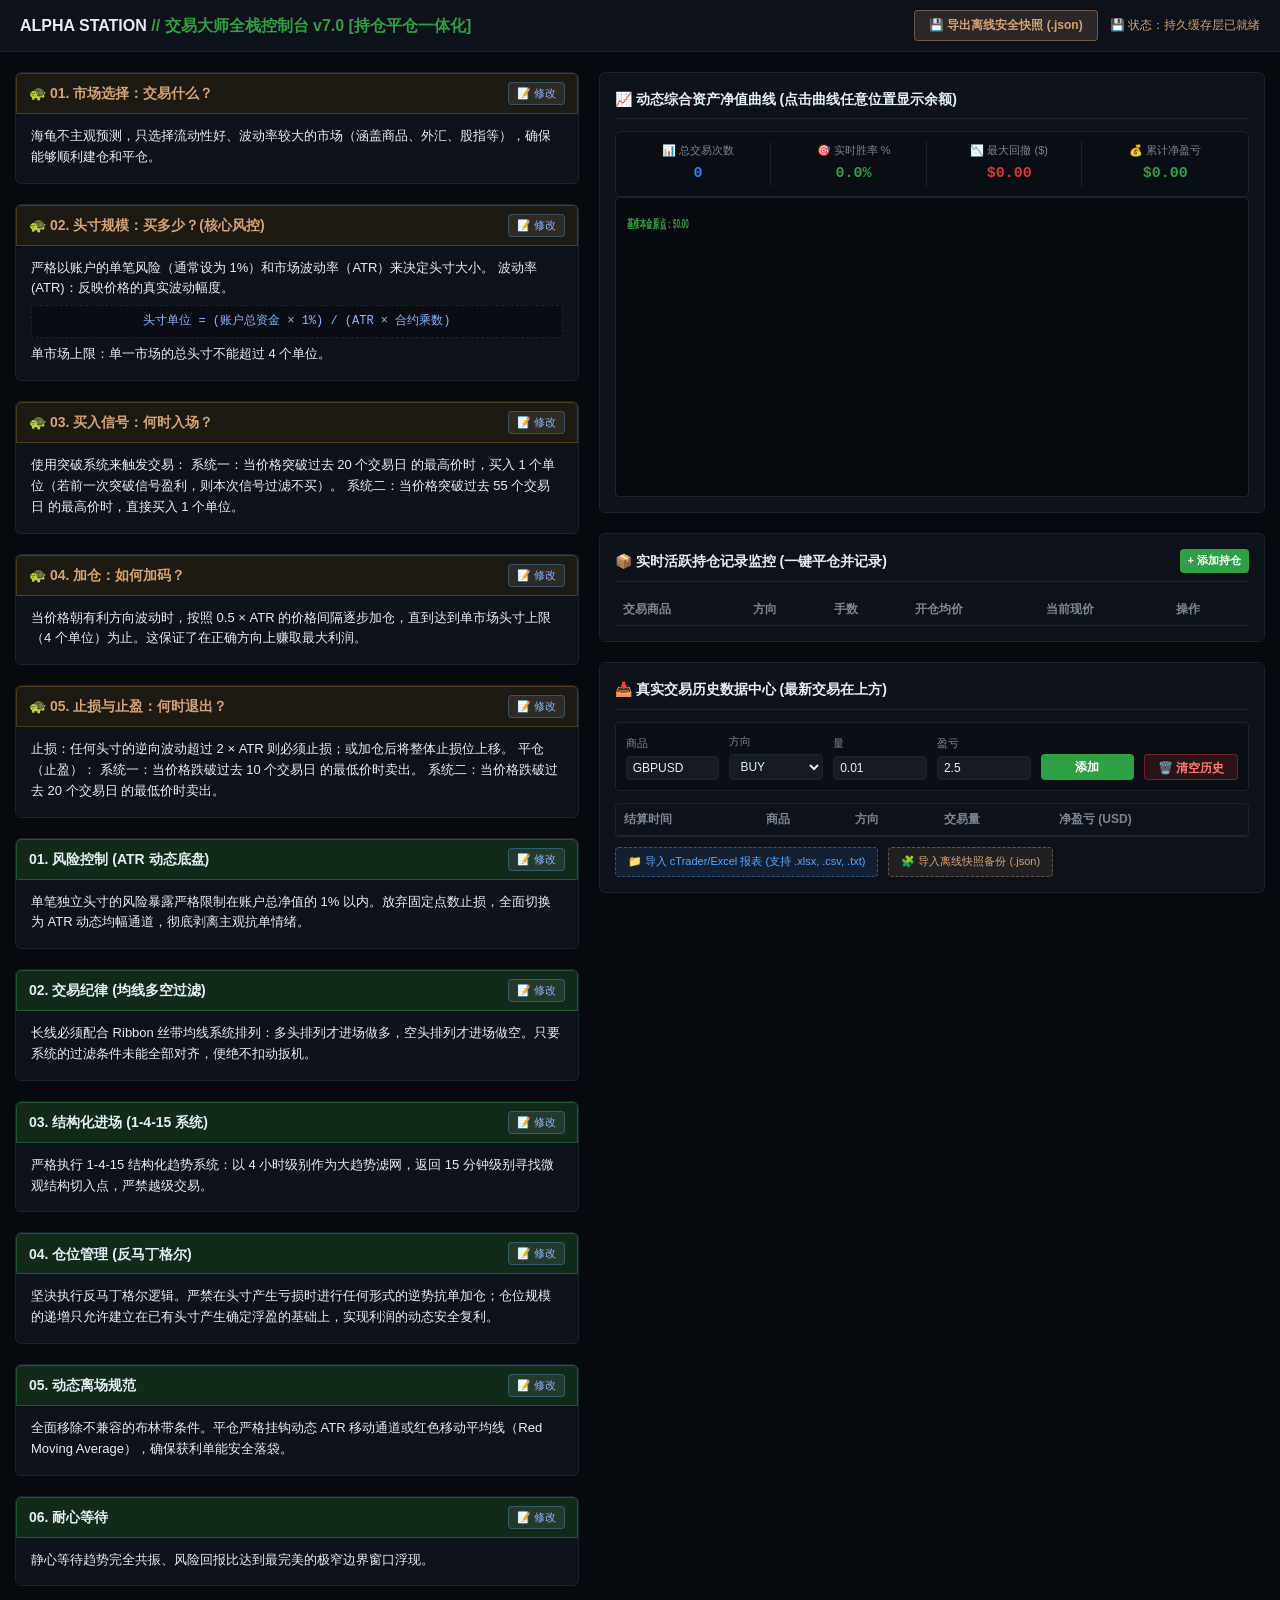
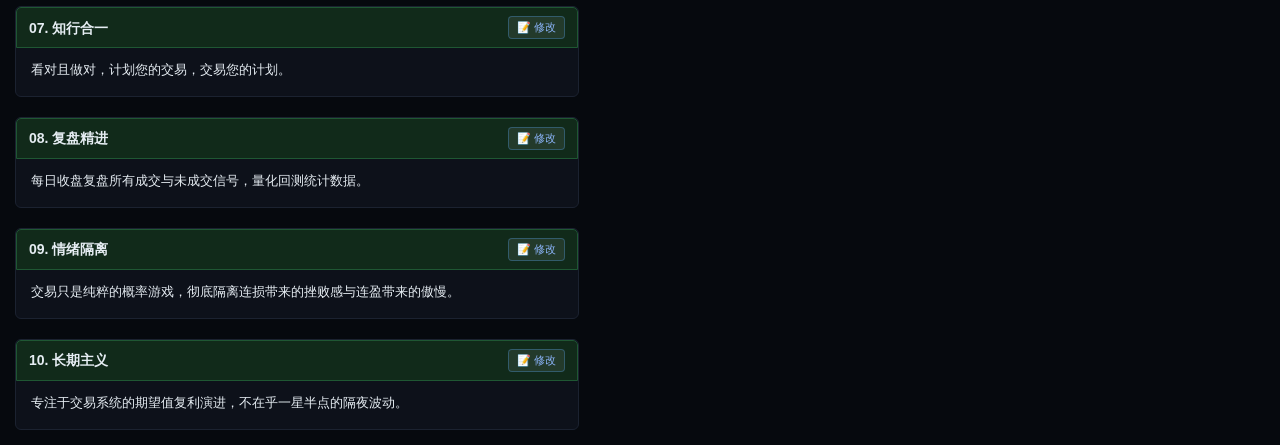
<file: index.html>
<!DOCTYPE html>
<html lang="zh-CN">
<head>
    <meta charset="UTF-8">
    <title>ALPHA STATION // 交易大师动态控制台 v7.0 [重构版]</title>
    <link rel="stylesheet" href="src/css/styles.css">
</head>
<body>

    <header>
        <div class="header-top">
            <div class="logo">ALPHA STATION <span>// 交易大师全栈控制台 v7.0 [持仓平仓一体化]</span></div>
            <div class="header-controls">
                <button class="snapshot-btn export-btn" onclick="exportDataLocally()">💾 导出离线安全快照 (.json)</button>
                <div class="system-time" id="save-status">💾 状态：持久缓存层已就绪</div>
            </div>
        </div>
    </header>

    <div class="main-layout">
        <div class="column" id="themes-container">
            <!-- 交易原则面板 -->
            <div class="panel" data-theme-id="turtle-market">
                <div class="panel-title panel-turtle-title">
                    <span>🐢 01. 市场选择：交易什么？</span>
                    <button class="action-badge-btn" onclick="toggleEditTheme('turtle-market')">📝 修改</button>
                </div>
                <div class="text-block" id="content-turtle-market">
                    海龟不主观预测，只选择流动性好、波动率较大的市场（涵盖商品、外汇、股指等），确保能够顺利建仓和平仓。
                </div>
            </div>

            <div class="panel" data-theme-id="turtle-position">
                <div class="panel-title panel-turtle-title">
                    <span>🐢 02. 头寸规模：买多少？(核心风控)</span>
                    <button class="action-badge-btn" onclick="toggleEditTheme('turtle-position')">📝 修改</button>
                </div>
                <div class="text-block" id="content-turtle-position">
                    严格以账户的单笔风险（通常设为 1%）和市场波动率（ATR）来决定头寸大小。
                    波动率 (ATR)：反映价格的真实波动幅度。
                    <div class="formula-box">头寸单位 = (账户总资金 × 1%) / (ATR × 合约乘数)</div>
                    单市场上限：单一市场的总头寸不能超过 4 个单位。
                </div>
            </div>

            <div class="panel" data-theme-id="turtle-entry">
                <div class="panel-title panel-turtle-title">
                    <span>🐢 03. 买入信号：何时入场？</span>
                    <button class="action-badge-btn" onclick="toggleEditTheme('turtle-entry')">📝 修改</button>
                </div>
                <div class="text-block" id="content-turtle-entry">
                    使用突破系统来触发交易：
                    系统一：当价格突破过去 20 个交易日 的最高价时，买入 1 个单位（若前一次突破信号盈利，则本次信号过滤不买）。
                    系统二：当价格突破过去 55 个交易日 的最高价时，直接买入 1 个单位。
                </div>
            </div>

            <div class="panel" data-theme-id="turtle-add">
                <div class="panel-title panel-turtle-title">
                    <span>🐢 04. 加仓：如何加码？</span>
                    <button class="action-badge-btn" onclick="toggleEditTheme('turtle-add')">📝 修改</button>
                </div>
                <div class="text-block" id="content-turtle-add">
                    当价格朝有利方向波动时，按照 0.5 × ATR 的价格间隔逐步加仓，直到达到单市场头寸上限（4 个单位）为止。这保证了在正确方向上赚取最大利润。
                </div>
            </div>

            <div class="panel" data-theme-id="turtle-exit">
                <div class="panel-title panel-turtle-title">
                    <span>🐢 05. 止损与止盈：何时退出？</span>
                    <button class="action-badge-btn" onclick="toggleEditTheme('turtle-exit')">📝 修改</button>
                </div>
                <div class="text-block" id="content-turtle-exit">
                    止损：任何头寸的逆向波动超过 2 × ATR 则必须止损；或加仓后将整体止损位上移。
                    平仓（止盈）：
                    系统一：当价格跌破过去 10 个交易日 的最低价时卖出。
                    系统二：当价格跌破过去 20 个交易日 的最低价时卖出。
                </div>
            </div>

            <div class="panel" data-theme-id="risk-control">
                <div class="panel-title panel-theme-title">
                    <span>01. 风险控制 (ATR 动态底盘)</span>
                    <button class="action-badge-btn" onclick="toggleEditTheme('risk-control')">📝 修改</button>
                </div>
                <div class="text-block" id="content-risk-control">
                    单笔独立头寸的风险暴露严格限制在账户总净值的 1% 以内。放弃固定点数止损，全面切换为 ATR 动态均幅通道，彻底剥离主观抗单情绪。
                </div>
            </div>

            <div class="panel" data-theme-id="discipline">
                <div class="panel-title panel-theme-title">
                    <span>02. 交易纪律 (均线多空过滤)</span>
                    <button class="action-badge-btn" onclick="toggleEditTheme('discipline')">📝 修改</button>
                </div>
                <div class="text-block" id="content-discipline">
                    长线必须配合 Ribbon 丝带均线系统排列：多头排列才进场做多，空头排列才进场做空。只要系统的过滤条件未能全部对齐，便绝不扣动扳机。
                </div>
            </div>

            <div class="panel" data-theme-id="structure">
                <div class="panel-title panel-theme-title">
                    <span>03. 结构化进场 (1-4-15 系统)</span>
                    <button class="action-badge-btn" onclick="toggleEditTheme('structure')">📝 修改</button>
                </div>
                <div class="text-block" id="content-structure">
                    严格执行 1-4-15 结构化趋势系统：以 4 小时级别作为大趋势滤网，返回 15 分钟级别寻找微观结构切入点，严禁越级交易。
                </div>
            </div>

            <div class="panel" data-theme-id="position-mgmt">
                <div class="panel-title panel-theme-title">
                    <span>04. 仓位管理 (反马丁格尔)</span>
                    <button class="action-badge-btn" onclick="toggleEditTheme('position-mgmt')">📝 修改</button>
                </div>
                <div class="text-block" id="content-position-mgmt">
                    坚决执行反马丁格尔逻辑。严禁在头寸产生亏损时进行任何形式的逆势抗单加仓；仓位规模的递增只允许建立在已有头寸产生确定浮盈的基础上，实现利润的动态安全复利。
                </div>
            </div>

            <div class="panel" data-theme-id="exit-strategy">
                <div class="panel-title panel-theme-title">
                    <span>05. 动态离场规范</span>
                    <button class="action-badge-btn" onclick="toggleEditTheme('exit-strategy')">📝 修改</button>
                </div>
                <div class="text-block" id="content-exit-strategy">
                    全面移除不兼容的布林带条件。平仓严格挂钩动态 ATR 移动通道或红色移动平均线（Red Moving Average），确保获利单能安全落袋。
                </div>
            </div>

            <div class="panel" data-theme-id="patience">
                <div class="panel-title panel-theme-title">
                    <span>06. 耐心等待</span>
                    <button class="action-badge-btn" onclick="toggleEditTheme('patience')">📝 修改</button>
                </div>
                <div class="text-block" id="content-patience">
                    静心等待趋势完全共振、风险回报比达到最完美的极窄边界窗口浮现。
                </div>
            </div>

            <div class="panel" data-theme-id="action-unity">
                <div class="panel-title panel-theme-title">
                    <span>07. 知行合一</span>
                    <button class="action-badge-btn" onclick="toggleEditTheme('action-unity')">📝 修改</button>
                </div>
                <div class="text-block" id="content-action-unity">
                    看对且做对，计划您的交易，交易您的计划。
                </div>
            </div>

            <div class="panel" data-theme-id="review">
                <div class="panel-title panel-theme-title">
                    <span>08. 复盘精进</span>
                    <button class="action-badge-btn" onclick="toggleEditTheme('review')">📝 修改</button>
                </div>
                <div class="text-block" id="content-review">
                    每日收盘复盘所有成交与未成交信号，量化回测统计数据。
                </div>
            </div>

            <div class="panel" data-theme-id="emotions">
                <div class="panel-title panel-theme-title">
                    <span>09. 情绪隔离</span>
                    <button class="action-badge-btn" onclick="toggleEditTheme('emotions')">📝 修改</button>
                </div>
                <div class="text-block" id="content-emotions">
                    交易只是纯粹的概率游戏，彻底隔离连损带来的挫败感与连盈带来的傲慢。
                </div>
            </div>

            <div class="panel" data-theme-id="longterm">
                <div class="panel-title panel-theme-title">
                    <span>10. 长期主义</span>
                    <button class="action-badge-btn" onclick="toggleEditTheme('longterm')">📝 修改</button>
                </div>
                <div class="text-block" id="content-longterm">
                    专注于交易系统的期望值复利演进，不在乎一星半点的隔夜波动。
                </div>
            </div>
        </div>

        <div class="column">
            <!-- 资产净值曲线面板 -->
            <div class="panel">
                <div class="panel-title">
                    <span>📈 动态综合资产净值曲线 (点击曲线任意位置显示余额)</span>
                </div>
                <div class="stats-kpi-box">
                    <div class="kpi-item">
                        <span class="kpi-label">📊 总交易次数</span>
                        <span class="kpi-value" id="kpi-count" style="color: var(--accent-blue);">0</span>
                    </div>
                    <div class="kpi-item">
                        <span class="kpi-label">🎯 实时胜率 %</span>
                        <span class="kpi-value up-color" id="kpi-winrate">0.0%</span>
                    </div>
                    <div class="kpi-item">
                        <span class="kpi-label">📉 最大回撤 ($)</span>
                        <span class="kpi-value down-color" id="kpi-drawdown">$0.00</span>
                    </div>
                    <div class="kpi-item">
                        <span class="kpi-label">💰 累计净盈亏</span>
                        <span class="kpi-value up-color" id="kpi-total-return">$0.00</span>
                    </div>
                </div>
                <div class="chart-wrapper">
                    <svg id="equity-svg" viewBox="0 0 1200 300" preserveAspectRatio="none">
                        <defs>
                            <linearGradient id="chartGradient" x1="0" y1="0" x2="0" y2="1">
                                <stop offset="0%" stop-color="#2ea043" stop-opacity="0.25"/>
                                <stop offset="100%" stop-color="#2ea043" stop-opacity="0.0"/>
                            </linearGradient>
                        </defs>
                        <path id="svg-area" d="" fill="url(#chartGradient)" />
                        <path id="svg-line" d="" fill="none" stroke="#2ea043" stroke-width="1.5"/>
                        <rect id="chart-click-rect" x="0" y="0" width="1200" height="300" fill="transparent" />
                        <text id="svg-peak-text" x="20" y="30" fill="#2ea043" font-size="12" font-weight="bold">基准本金原点：$0.00</text>
                    </svg>
                </div>
            </div>

            <!-- 持仓管理模块 -->
            <div class="panel">
                <div class="panel-title">
                    <span>📦 实时活跃持仓记录监控 (一键平仓并记录)</span>
                    <button class="btn btn-sm" onclick="addPositionRow()">+ 添加持仓</button>
                </div>
                <table class="data-table" id="portfolio-table">
                    <thead>
                        <tr>
                            <th>交易商品</th>
                            <th>方向</th>
                            <th>手数</th>
                            <th>开仓均价</th>
                            <th>当前现价</th>
                            <th>操作</th>
                        </tr>
                    </thead>
                    <tbody id="portfolio-tbody"></tbody>
                </table>
            </div>

            <!-- 历史记录模块 -->
            <div class="panel">
                <div class="panel-title">
                    <span>📥 真实交易历史数据中心 (最新交易在上方)</span>
                </div>
                <div class="input-row">
                    <div class="input-group">
                        <label>商品</label>
                        <input type="text" id="log-symbol" value="GBPUSD">
                    </div>
                    <div class="input-group">
                        <label>方向</label>
                        <select id="log-dir">
                            <option value="BUY">BUY</option>
                            <option value="SELL">SELL</option>
                        </select>
                    </div>
                    <div class="input-group">
                        <label>量</label>
                        <input type="text" id="log-lots" value="0.01">
                    </div>
                    <div class="input-group">
                        <label>盈亏</label>
                        <input type="number" id="log-profit" value="2.5">
                    </div>
                    <button class="btn" onclick="addManualLog()">添加</button>
                    <button class="btn btn-danger" onclick="clearLogs()">🗑️ 清空历史</button>
                </div>
                <div class="history-container">
                    <table class="data-table" id="logs-table">
                        <thead>
                            <tr>
                                <th>结算时间</th>
                                <th>商品</th>
                                <th>方向</th>
                                <th>交易量</th>
                                <th>净盈亏 (USD)</th>
                            </tr>
                        </thead>
                        <tbody id="logs-tbody"></tbody>
                    </table>
                </div>
                <div style="margin-top:10px; display:flex; gap:10px;">
                    <label class="file-import-label" for="file-input">📁 导入 cTrader/Excel 报表 (支持 .xlsx, .csv, .txt)</label>
                    <input type="file" id="file-input" accept=".xlsx, .xls, .csv, .txt, .tsv" style="display:none;" onchange="importHistoryFile(this)">
                    <label class="file-import-label" for="json-import-input" style="background:rgba(212,163,115,0.1); border-color:rgba(212,163,115,0.4); color:#d4a373;">🧩 导入离线快照备份 (.json)</label>
                    <input type="file" id="json-import-input" accept=".json" style="display:none;" onchange="importLocalJSONBackup(this)">
                </div>
            </div>
        </div>
    </div>

    <div id="chart-tooltip"></div>

    <!-- 引入 SheetJS 用于解析 Excel 文件 -->
    <script src="https://cdn.sheetjs.com/xlsx-0.20.1/package/dist/xlsx.full.min.js"></script>
    
    <!-- 引入模块化 JS 文件 -->
    <script src="src/js/utils.js"></script>
    <script src="src/js/chart.js"></script>
    <script src="src/js/position.js"></script>
    <script src="src/js/history.js"></script>
    <script src="src/js/storage.js"></script>
    <script src="src/js/app.js"></script>
</body>
</html>
</file>
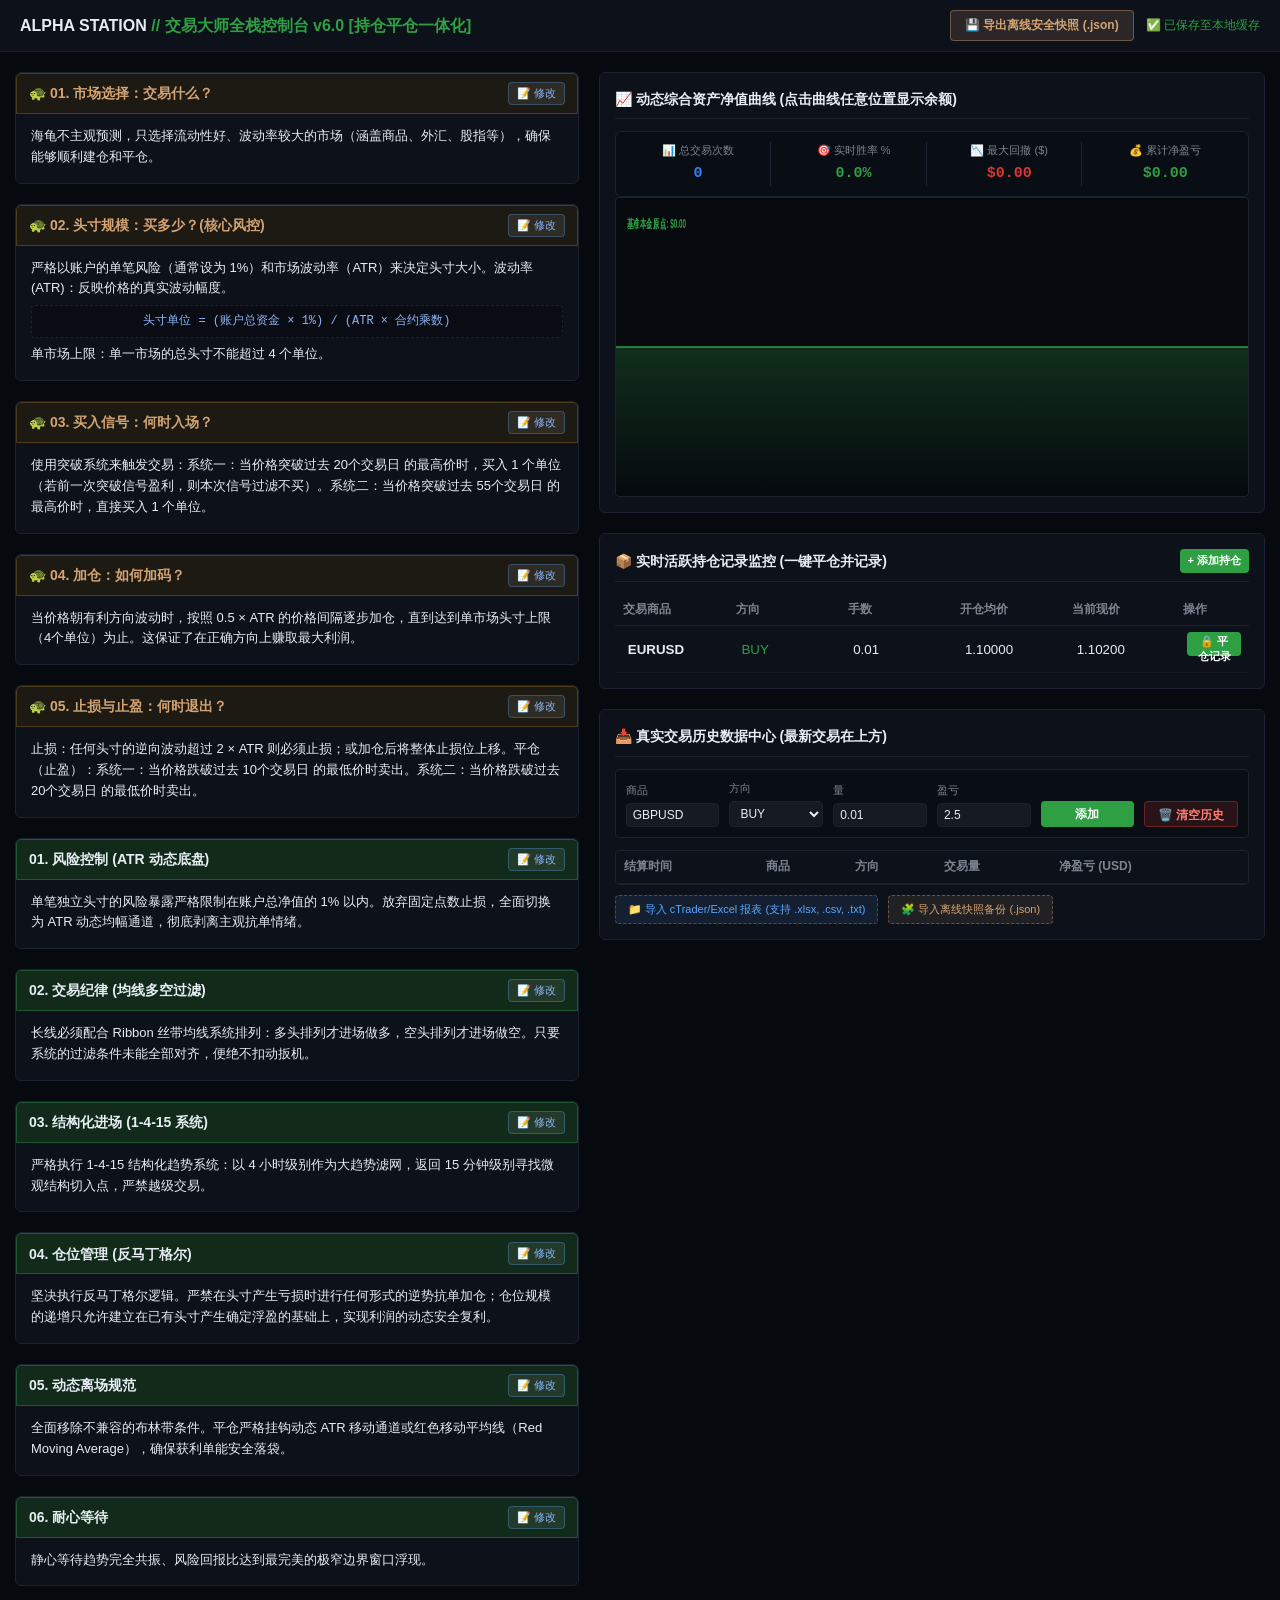
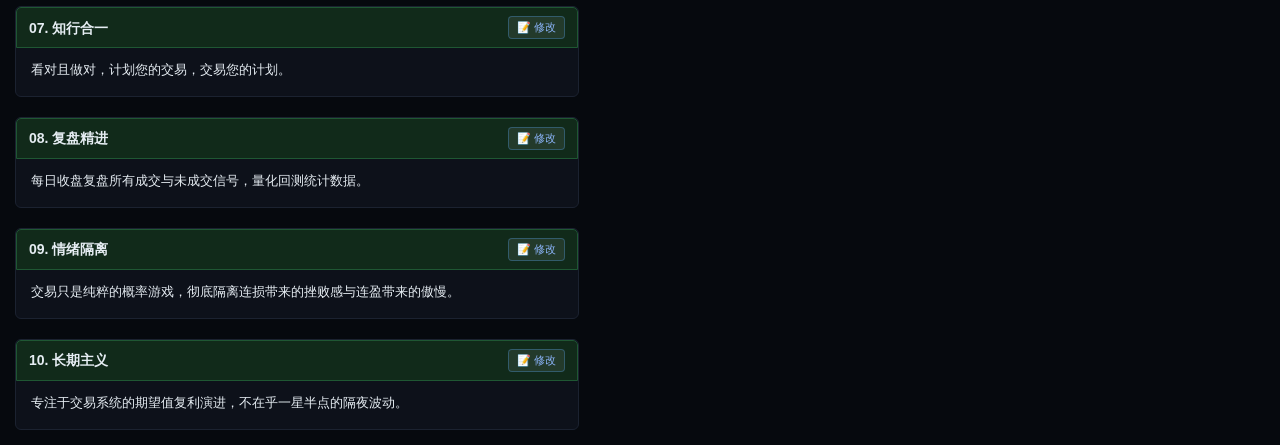
<file: 交易大师全栈控制台 v6.0 [持仓平仓一体化].html>
<!DOCTYPE html>
<html lang="zh-CN">
<head>
    <meta charset="UTF-8">
    <title>ALPHA STATION // 交易大师动态控制台 v6.0 持仓平仓一体化</title>
    <style>
        :root {
            --bg-color: #06090e;
            --panel-bg: #0d111a;
            --panel-border: #1b2230;
            --text-primary: #e6edf3;
            --text-secondary: #7d8590;
            --accent-green: #2ea043;
            --accent-red: #da3633;
            --accent-blue: #2f81f7;
            --accent-gold: #d4a373;
            --nav-bg: #161b22;
            --title-green-bg: #112a1a; 
            --title-green-border: #1f5733;
            --title-turtle-bg: #1c1a12;
            --title-turtle-border: #4d3d1a;
            --turtle-formula-bg: #090c12;
        }

        * { box-sizing: border-box; margin: 0; padding: 0; }
        body {
            background-color: var(--bg-color);
            color: var(--text-primary);
            font-family: -apple-system, BlinkMacSystemFont, "Segoe UI", Helvetica, Arial, sans-serif;
            font-size: 13px;
            line-height: 1.6;
            padding: 0 15px 15px 15px;
        }

        header {
            position: sticky; top: 0; z-index: 100;
            background-color: var(--panel-bg); border-bottom: 1px solid var(--panel-border);
            padding: 10px 20px; margin-bottom: 20px; margin-left: -15px; margin-right: -15px;
        }
        .header-top { display: flex; justify-content: space-between; align-items: center; }
        .logo { font-size: 16px; font-weight: bold; }
        .logo span { color: var(--accent-green); }
        .header-controls { display: flex; align-items: center; gap: 12px; }

        .snapshot-btn {
            background-color: rgba(47, 129, 247, 0.15); border: 1px solid rgba(47, 129, 247, 0.4);
            color: #58a6ff; padding: 6px 14px; border-radius: 4px; font-size: 12px;
            font-weight: 600; cursor: pointer; transition: all 0.2s;
        }
        .snapshot-btn:hover { background-color: var(--accent-blue); color: white; }
        .snapshot-btn.export-btn { background-color: rgba(212,163,115,0.15); color:#d4a373; border-color:rgba(212,163,115,0.4); }
        .snapshot-btn.export-btn:hover { background-color: var(--accent-gold); color: #06090e; }
        
        .system-time { font-size: 12px; color: var(--accent-gold); font-weight: 500; transition: color 0.3s; }

        .main-layout { display: grid; grid-template-columns: 5.5fr 6.5fr; gap: 20px; align-items: start; }
        .column { display: flex; flex-direction: column; gap: 20px; }
        .panel { background-color: var(--panel-bg); border: 1px solid var(--panel-border); border-radius: 6px; padding: 15px; overflow: hidden; }
        .panel-title { font-size: 14px; font-weight: 600; padding-bottom: 8px; border-bottom: 1px solid var(--panel-border); margin-bottom: 12px; display: flex; justify-content: space-between; align-items: center; }
        
        .panel-theme-title { background-color: var(--title-green-bg); border: 1px solid var(--title-green-border); padding: 8px 12px; margin-top: -15px; margin-left: -15px; margin-right: -15px; margin-bottom: 12px; border-radius: 5px 5px 0 0; }
        .panel-turtle-title { background-color: var(--title-turtle-bg); border: 1px solid var(--title-turtle-border); padding: 8px 12px; margin-top: -15px; margin-left: -15px; margin-right: -15px; margin-bottom: 12px; border-radius: 5px 5px 0 0; color: var(--accent-gold); }

        .formula-box { background-color: var(--turtle-formula-bg); border: 1px dashed var(--panel-border); border-radius: 4px; padding: 6px 10px; margin: 6px 0; font-family: monospace; font-size: 12px; color: #8bb4f9; text-align: center; }

        .action-badge-btn { font-size: 11px; padding: 3px 8px; border-radius: 4px; background: rgba(255, 255, 255, 0.08); color: #8bb4f9; border: 1px solid rgba(88, 166, 255, 0.3); cursor: pointer; }
        .action-badge-btn.saving { background: #2ea043; color: white; }
        .editable-textarea { width: 100%; height: 95px; background-color: #06090e; border: 1px solid var(--panel-border); color: var(--text-primary); padding: 8px; border-radius: 4px; font-size: 12.5px; resize: vertical; outline: none; }

        .stats-kpi-box { display: grid; grid-template-columns: repeat(4, 1fr); gap: 10px; background-color: #090d14; padding: 10px; border-radius: 6px; border: 1px solid var(--panel-border); }
        .kpi-item { display: flex; flex-direction: column; align-items: center; gap: 2px; border-right: 1px solid var(--panel-border); }
        .kpi-item:last-child { border-right: none; }
        .kpi-label { font-size: 11px; color: var(--text-secondary); }
        .kpi-value { font-size: 15px; font-weight: 700; font-family: monospace; }

        .chart-wrapper { width: 100%; height: 300px; background-color: #06090e; border: 1px solid var(--panel-border); border-radius: 4px; position: relative; }
        #equity-svg { display: block; width: 100%; height: 100%; cursor: crosshair; }
        #svg-line, #svg-area { pointer-events: none; }
        #chart-click-rect { cursor: pointer; }

        .input-row { display: grid; grid-template-columns: repeat(auto-fit, minmax(70px, 1fr)); gap: 10px; margin-bottom: 12px; background: #090d14; padding: 10px; border-radius: 4px; border: 1px solid var(--panel-border); align-items: flex-end; }
        .input-group { display: flex; flex-direction: column; gap: 4px; }
        .input-group label { font-size: 11px; color: var(--text-secondary); }
        .input-group input, .input-group select { background-color: #161b22; border: 1px solid var(--panel-border); color: var(--text-primary); padding: 4px 6px; border-radius: 4px; font-size: 12px; outline: none; }

        .btn { background-color: var(--accent-green); color: white; border: none; padding: 5px 12px; border-radius: 4px; cursor: pointer; font-weight: 600; font-size: 12px; height: 26px; }
        .btn-danger { background-color: rgba(218, 54, 51, 0.15); border: 1px solid rgba(218, 54, 51, 0.4); color: #ff7b72; }
        .btn-danger:hover { background-color: var(--accent-red); color: white; }
        .btn-sm { padding: 2px 8px; height: 24px; font-size: 11px; margin-left: 4px; }

        .data-table { width: 100%; border-collapse: collapse; text-align: left; font-size: 12px; }
        .data-table th { color: var(--text-secondary); padding: 6px 8px; border-bottom: 1px solid var(--panel-border); }
        .data-table td { padding: 6px 8px; border-bottom: 1px solid #161b22; vertical-align: middle; }
        .editable-cell { background: transparent; border: 1px solid transparent; color: var(--text-primary); width: 100%; padding: 2px 4px; outline: none; }
        .editable-cell:focus { background: #161b22; border-color: var(--panel-border); }

        .file-import-label { font-size: 11px; color: #58a6ff; background: rgba(88, 166, 255, 0.1); border: 1px dashed rgba(88, 166, 255, 0.4); padding: 5px 12px; border-radius: 4px; cursor: pointer; }
        .up-color { color: var(--accent-green); }
        .down-color { color: var(--accent-red); }
        
        #chart-tooltip {
            position: fixed;
            background: #0d111a;
            border: 1px solid var(--accent-green);
            padding: 8px 14px;
            border-radius: 6px;
            font-size: 12px;
            font-weight: 500;
            font-family: monospace;
            color: var(--text-primary);
            pointer-events: none;
            z-index: 1000;
            box-shadow: 0 4px 12px rgba(0,0,0,0.4);
            backdrop-filter: blur(4px);
            white-space: nowrap;
            display: none;
        }
        
        /* 历史记录区域高度翻倍 */
        .history-container {
            max-height: 400px;
            overflow-y: auto;
            border: 1px solid var(--panel-border);
            border-radius: 4px;
        }
    </style>
</head>
<body>

    <header>
        <div class="header-top">
            <div class="logo">ALPHA STATION <span>// 交易大师全栈控制台 v6.0 [持仓平仓一体化]</span></div>
            <div class="header-controls">
                <button class="snapshot-btn export-btn" onclick="exportDataLocally()">💾 导出离线安全快照 (.json)</button>
                <div class="system-time" id="save-status">💾 状态：持久缓存层已就绪</div>
            </div>
        </div>
    </header>

    <div class="main-layout">
        <div class="column" id="themes-container">
            <!-- 交易原则面板 (完整保留) -->
            <div class="panel" data-theme-id="turtle-market"><div class="panel-title panel-turtle-title"><span>🐢 01. 市场选择：交易什么？</span><button class="action-badge-btn" onclick="toggleEditTheme('turtle-market')">📝 修改</button></div><div class="text-block" id="content-turtle-market">海龟不主观预测，只选择流动性好、波动率较大的市场（涵盖商品、外汇、股指等），确保能够顺利建仓和平仓。</div></div>
            <div class="panel" data-theme-id="turtle-position"><div class="panel-title panel-turtle-title"><span>🐢 02. 头寸规模：买多少？(核心风控)</span><button class="action-badge-btn" onclick="toggleEditTheme('turtle-position')">📝 修改</button></div><div class="text-block" id="content-turtle-position">严格以账户的单笔风险（通常设为 1%）和市场波动率（ATR）来决定头寸大小。波动率 (ATR)：反映价格的真实波动幅度。<div class="formula-box">头寸单位 = (账户总资金 × 1%) / (ATR × 合约乘数)</div>单市场上限：单一市场的总头寸不能超过 4 个单位。</div></div>
            <div class="panel" data-theme-id="turtle-entry"><div class="panel-title panel-turtle-title"><span>🐢 03. 买入信号：何时入场？</span><button class="action-badge-btn" onclick="toggleEditTheme('turtle-entry')">📝 修改</button></div><div class="text-block" id="content-turtle-entry">使用突破系统来触发交易：系统一：当价格突破过去 20个交易日 的最高价时，买入 1 个单位（若前一次突破信号盈利，则本次信号过滤不买）。系统二：当价格突破过去 55个交易日 的最高价时，直接买入 1 个单位。</div></div>
            <div class="panel" data-theme-id="turtle-add"><div class="panel-title panel-turtle-title"><span>🐢 04. 加仓：如何加码？</span><button class="action-badge-btn" onclick="toggleEditTheme('turtle-add')">📝 修改</button></div><div class="text-block" id="content-turtle-add">当价格朝有利方向波动时，按照 0.5 × ATR 的价格间隔逐步加仓，直到达到单市场头寸上限（4个单位）为止。这保证了在正确方向上赚取最大利润。</div></div>
            <div class="panel" data-theme-id="turtle-exit"><div class="panel-title panel-turtle-title"><span>🐢 05. 止损与止盈：何时退出？</span><button class="action-badge-btn" onclick="toggleEditTheme('turtle-exit')">📝 修改</button></div><div class="text-block" id="content-turtle-exit">止损：任何头寸的逆向波动超过 2 × ATR 则必须止损；或加仓后将整体止损位上移。平仓（止盈）：系统一：当价格跌破过去 10个交易日 的最低价时卖出。系统二：当价格跌破过去 20个交易日 的最低价时卖出。</div></div>
            <div class="panel" data-theme-id="risk-control"><div class="panel-title panel-theme-title"><span>01. 风险控制 (ATR 动态底盘)</span><button class="action-badge-btn" onclick="toggleEditTheme('risk-control')">📝 修改</button></div><div class="text-block" id="content-risk-control">单笔独立头寸的风险暴露严格限制在账户总净值的 1% 以内。放弃固定点数止损，全面切换为 ATR 动态均幅通道，彻底剥离主观抗单情绪。</div></div>
            <div class="panel" data-theme-id="discipline"><div class="panel-title panel-theme-title"><span>02. 交易纪律 (均线多空过滤)</span><button class="action-badge-btn" onclick="toggleEditTheme('discipline')">📝 修改</button></div><div class="text-block" id="content-discipline">长线必须配合 Ribbon 丝带均线系统排列：多头排列才进场做多，空头排列才进场做空。只要系统的过滤条件未能全部对齐，便绝不扣动扳机。</div></div>
            <div class="panel" data-theme-id="structure"><div class="panel-title panel-theme-title"><span>03. 结构化进场 (1-4-15 系统)</span><button class="action-badge-btn" onclick="toggleEditTheme('structure')">📝 修改</button></div><div class="text-block" id="content-structure">严格执行 1-4-15 结构化趋势系统：以 4 小时级别作为大趋势滤网，返回 15 分钟级别寻找微观结构切入点，严禁越级交易。</div></div>
            <div class="panel" data-theme-id="position-mgmt"><div class="panel-title panel-theme-title"><span>04. 仓位管理 (反马丁格尔)</span><button class="action-badge-btn" onclick="toggleEditTheme('position-mgmt')">📝 修改</button></div><div class="text-block" id="content-position-mgmt">坚决执行反马丁格尔逻辑。严禁在头寸产生亏损时进行任何形式的逆势抗单加仓；仓位规模的递增只允许建立在已有头寸产生确定浮盈的基础上，实现利润的动态安全复利。</div></div>
            <div class="panel" data-theme-id="exit-strategy"><div class="panel-title panel-theme-title"><span>05. 动态离场规范</span><button class="action-badge-btn" onclick="toggleEditTheme('exit-strategy')">📝 修改</button></div><div class="text-block" id="content-exit-strategy">全面移除不兼容的布林带条件。平仓严格挂钩动态 ATR 移动通道或红色移动平均线（Red Moving Average），确保获利单能安全落袋。</div></div>
            <div class="panel" data-theme-id="patience"><div class="panel-title panel-theme-title"><span>06. 耐心等待</span><button class="action-badge-btn" onclick="toggleEditTheme('patience')">📝 修改</button></div><div class="text-block" id="content-patience">静心等待趋势完全共振、风险回报比达到最完美的极窄边界窗口浮现。</div></div>
            <div class="panel" data-theme-id="action-unity"><div class="panel-title panel-theme-title"><span>07. 知行合一</span><button class="action-badge-btn" onclick="toggleEditTheme('action-unity')">📝 修改</button></div><div class="text-block" id="content-action-unity">看对且做对，计划您的交易，交易您的计划。</div></div>
            <div class="panel" data-theme-id="review"><div class="panel-title panel-theme-title"><span>08. 复盘精进</span><button class="action-badge-btn" onclick="toggleEditTheme('review')">📝 修改</button></div><div class="text-block" id="content-review">每日收盘复盘所有成交与未成交信号，量化回测统计数据。</div></div>
            <div class="panel" data-theme-id="emotions"><div class="panel-title panel-theme-title"><span>09. 情绪隔离</span><button class="action-badge-btn" onclick="toggleEditTheme('emotions')">📝 修改</button></div><div class="text-block" id="content-emotions">交易只是纯粹的概率游戏，彻底隔离连损带来的挫败感与连盈带来的傲慢。</div></div>
            <div class="panel" data-theme-id="longterm"><div class="panel-title panel-theme-title"><span>10. 长期主义</span><button class="action-badge-btn" onclick="toggleEditTheme('longterm')">📝 修改</button></div><div class="text-block" id="content-longterm">专注于交易系统的期望值复利演进，不在乎一星半点的隔夜波动。</div></div>
        </div>

        <div class="column">
            <div class="panel">
                <div class="panel-title"><span>📈 动态综合资产净值曲线 (点击曲线任意位置显示余额)</span></div>
                <div class="stats-kpi-box">
                    <div class="kpi-item"><span class="kpi-label">📊 总交易次数</span><span class="kpi-value" id="kpi-count" style="color: var(--accent-blue);">0</span></div>
                    <div class="kpi-item"><span class="kpi-label">🎯 实时胜率 %</span><span class="kpi-value up-color" id="kpi-winrate">0.0%</span></div>
                    <div class="kpi-item"><span class="kpi-label">📉 最大回撤 ($)</span><span class="kpi-value down-color" id="kpi-drawdown">$0.00</span></div>
                    <div class="kpi-item"><span class="kpi-label">💰 累计净盈亏</span><span class="kpi-value up-color" id="kpi-total-return">$0.00</span></div>
                </div>
                <div class="chart-wrapper">
                    <svg id="equity-svg" viewBox="0 0 1200 300" preserveAspectRatio="none">
                        <defs><linearGradient id="chartGradient" x1="0" y1="0" x2="0" y2="1"><stop offset="0%" stop-color="#2ea043" stop-opacity="0.25"/><stop offset="100%" stop-color="#2ea043" stop-opacity="0.0"/></linearGradient></defs>
                        <path id="svg-area" d="" fill="url(#chartGradient)" />
                        <path id="svg-line" d="" fill="none" stroke="#2ea043" stroke-width="1.5"/>
                        <rect id="chart-click-rect" x="0" y="0" width="1200" height="300" fill="transparent" />
                        <text id="svg-peak-text" x="20" y="30" fill="#2ea043" font-size="12" font-weight="bold">基准本金原点: $0.00</text>
                    </svg>
                </div>
            </div>

            <!-- 持仓管理模块：动态增删行，一键平仓 -->
            <div class="panel">
                <div class="panel-title">
                    <span>📦 实时活跃持仓记录监控 (一键平仓并记录)</span>
                    <button class="btn btn-sm" onclick="addPositionRow()">+ 添加持仓</button>
                </div>
                <table class="data-table" id="portfolio-table">
                    <thead>
                        <tr><th>交易商品</th><th>方向</th><th>手数</th><th>开仓均价</th><th>当前现价</th><th>操作</th>
                        </thead>
                    <tbody id="portfolio-tbody"></tbody>
                </table>
            </div>

            <!-- 历史记录模块：高度翻倍，最新记录在上方 -->
            <div class="panel">
                <div class="panel-title"><span>📥 真实交易历史数据中心 (最新交易在上方)</span></div>
                <div class="input-row">
                    <div class="input-group"><label>商品</label><input type="text" id="log-symbol" value="GBPUSD"></div>
                    <div class="input-group"><label>方向</label><select id="log-dir"><option value="BUY">BUY</option><option value="SELL">SELL</option></select></div>
                    <div class="input-group"><label>量</label><input type="text" id="log-lots" value="0.01"></div>
                    <div class="input-group"><label>盈亏</label><input type="number" id="log-profit" value="2.5"></div>
                    <button class="btn" onclick="addManualLog()">添加</button>
                    <button class="btn btn-danger" onclick="clearLogs()">🗑️ 清空历史</button>
                </div>
                <div class="history-container">
                    <table class="data-table" id="logs-table">
                        <thead>
                            <tr><th>结算时间</th><th>商品</th><th>方向</th><th>交易量</th><th>净盈亏 (USD)</th></tr>
                        </thead>
                        <tbody id="logs-tbody"></tbody>
                    </table>
                </div>
                <div style="margin-top:10px; display:flex; gap:10px;">
                    <label class="file-import-label" for="file-input">📁 导入 cTrader/Excel 报表 (支持 .xlsx, .csv, .txt)</label>
                    <input type="file" id="file-input" accept=".xlsx, .xls, .csv, .txt, .tsv" style="display:none;" onchange="importHistoryFile(this)">
                    <label class="file-import-label" for="json-import-input" style="background:rgba(212,163,115,0.1); border-color:rgba(212,163,115,0.4); color:#d4a373;">🧩 导入离线快照备份 (.json)</label>
                    <input type="file" id="json-import-input" accept=".json" style="display:none;" onchange="importLocalJSONBackup(this)">
                </div>
            </div>
        </div>
    </div>

    <div id="chart-tooltip"></div>

    <!-- 引入 SheetJS 用于解析 Excel 文件 -->
    <script src="https://cdn.sheetjs.com/xlsx-0.20.1/package/dist/xlsx.full.min.js"></script>

    <script>
        // ========== 辅助函数：盈亏估算（基于通用公式） ==========
        function estimateProfit(symbol, direction, lots, openPrice, currentPrice) {
            // 简易估算：外汇/黄金/股指 均采用 (当前价 - 开仓价)*手数*100000*方向系数
            // 方向：BUY 方向系数 +1, SELL -1
            const dirMulti = (direction.toUpperCase() === 'BUY') ? 1 : -1;
            const priceDiff = (currentPrice - openPrice) * dirMulti;
            // 默认合约规模 100000 (标准手), 手数 lots 可以是小数
            const contractSize = 100000;
            let estimated = priceDiff * lots * contractSize;
            // 对黄金美元 (XAUUSD) 做特殊调整，原数据 0.01 手波动 1 美元约 1 美金，上面公式过大，修正为乘 0.01
            if(symbol.toUpperCase().includes('GOLD') || symbol.toUpperCase() === 'XAUUSD') {
                estimated = priceDiff * lots * 100;  // 0.01 手 每美元波动 1 美元
            }
            // 对 US30 等指数也调整
            if(symbol.toUpperCase().includes('US30') || symbol.toUpperCase().includes('US500')) {
                estimated = priceDiff * lots * 1;   // 1 手 1 点 1 美元
            }
            // 限制精度
            return Math.round(estimated * 100) / 100;
        }

        // ========== 添加持仓行 ==========
        function addPositionRow(data = null) {
            const tbody = document.getElementById("portfolio-tbody");
            const tr = document.createElement("tr");
            const defaultData = data || { symbol: "EURUSD", dir: "BUY", lots: "0.01", openPrice: "1.10000", curPrice: "1.10200" };
            tr.innerHTML = `
                <td><input type="text" class="editable-cell" value="${defaultData.symbol}" style="font-weight:bold;"></td>
                <td><input type="text" class="editable-cell ${defaultData.dir === 'BUY' ? 'up-color' : 'down-color'}" value="${defaultData.dir}"></td>
                <td><input type="text" class="editable-cell" value="${defaultData.lots}"></td>
                <td><input type="text" class="editable-cell" value="${defaultData.openPrice}"></td>
                <td><input type="text" class="editable-cell" value="${defaultData.curPrice}"></td>
                <td><button class="btn btn-sm" onclick="closePosition(this)">🔒 平仓记录</button></td>
            `;
            tbody.appendChild(tr);
            autoSaveToLocalStorage();
        }

        // ========== 平仓：计算盈亏，添加到历史记录（最新在上方），删除持仓行 ==========
        function closePosition(btn) {
            const row = btn.closest("tr");
            const inputs = row.querySelectorAll("input");
            if(inputs.length < 5) return;
            const symbol = inputs[0].value.trim().toUpperCase();
            let direction = inputs[1].value.trim().toUpperCase();
            if(direction !== 'BUY' && direction !== 'SELL') direction = 'BUY';
            const lots = parseFloat(inputs[2].value) || 0.01;
            const openPrice = parseFloat(inputs[3].value);
            const curPrice = parseFloat(inputs[4].value);
            if(isNaN(openPrice) || isNaN(curPrice)) {
                alert("请填写有效的开仓价和当前现价");
                return;
            }
            // 估算盈亏
            let estimated = estimateProfit(symbol, direction, lots, openPrice, curPrice);
            // 弹出确认框，允许用户修改盈亏
            let userProfit = prompt(`平仓盈亏 (USD):`, estimated.toFixed(2));
            if(userProfit === null) return; // 取消平仓
            let finalProfit = parseFloat(userProfit);
            if(isNaN(finalProfit)) finalProfit = estimated;
            
            // 添加到历史记录 (最新在上方)
            addToHistory(symbol, direction, lots, finalProfit);
            // 删除持仓行
            row.remove();
            autoSaveToLocalStorage();
        }
        
        // 统一的历史记录添加函数 (插入到最前方)
        function addToHistory(symbol, direction, lots, profit) {
            const tbody = document.getElementById("logs-tbody");
            const timeStr = new Date().toISOString().replace('T', ' ').substring(0, 19);
            const tr = document.createElement("tr");
            tr.setAttribute("data-profit", profit);
            // 计算新余额（基于当前最后一笔余额或累计盈亏）放到后续渲染中自动处理，此处只存储盈亏，余额由渲染时根据顺序重建
            // 为了保持余额曲线准确，新记录需要维持余额连续性。我们仅存储盈亏，渲染时会从已有余额或累计计算。
            // 由于渲染时会按时间顺序累计盈亏，如果记录中没有余额字段，曲线会基于累计盈亏绘制。这依然能反映账户变化趋势。
            // 但我们更希望余额字段能精准反映实际账户余额。简单起见，新添加的记录只存盈亏，渲染时会从已有余额或累计计算。
            // 为了保持一致性，我们从现有记录中获取最后余额（如果有）来计算新余额。
            let lastBalance = getLastBalanceFromHistory();
            let newBalance = (lastBalance !== null) ? lastBalance + profit : null;
            if(newBalance !== null) tr.setAttribute("data-balance", newBalance);
            
            const profitClass = profit >= 0 ? "up-color" : "down-color";
            tr.innerHTML = `<td>${timeStr}</td><td><strong>${symbol}</strong></td><td class="${direction==='BUY'?'up-color':'down-color'}">${direction}</td><td>${lots}</td><td class="${profitClass}">${profit >= 0 ? '+' : ''}$${profit.toFixed(2)}</td>`;
            // 插入到最前面 (最新在上)
            tbody.insertBefore(tr, tbody.firstChild);
            renderEquityChart();
            autoSaveToLocalStorage();
        }
        
        // 获取历史记录中的最后余额（最新一条记录余额，因为最新在上，所以取第一个有余额的）
        function getLastBalanceFromHistory() {
            const rows = Array.from(document.querySelectorAll("#logs-tbody tr"));
            for(let row of rows) {
                const bal = row.getAttribute("data-balance");
                if(bal !== null && !isNaN(parseFloat(bal))) return parseFloat(bal);
            }
            return null;
        }
        
        // 手动添加历史记录 (也插入到最前)
        function addManualLog() {
            const sym = document.getElementById("log-symbol").value.toUpperCase();
            const dir = document.getElementById("log-dir").value;
            const profitVal = parseFloat(document.getElementById("log-profit").value) || 0;
            const lotsVal = document.getElementById("log-lots").value;
            addToHistory(sym, dir, lotsVal, profitVal);
        }
        
        // 清空历史
        function clearLogs() {
            if(confirm("确定清空所有本地历史交易流水吗？")) {
                document.getElementById("logs-tbody").innerHTML = "";
                // 同时重置持仓表？不清持仓，只清历史
                renderEquityChart();
                autoSaveToLocalStorage();
            }
        }
        
        // ========== 核心余额曲线渲染 (支持最新在上排序) ==========
        function renderEquityChart() {
            let rows = Array.from(document.querySelectorAll("#logs-tbody tr"));
            if(rows.length === 0) {
                document.getElementById("kpi-count").innerText = "0";
                document.getElementById("kpi-winrate").innerText = "0.0%";
                document.getElementById("kpi-drawdown").innerText = "$0.00";
                document.getElementById("kpi-total-return").innerText = "$0.00";
                document.getElementById("svg-line").setAttribute("d", "M 0 150 L 1200 150");
                document.getElementById("svg-area").setAttribute("d", "M 0 150 L 1200 150 L 1200 300 L 0 300 Z");
                document.getElementById("svg-peak-text").innerHTML = "基准本金原点: $0.00";
                window.currentChartPoints = [];
                window.currentChartTimes = [];
                return;
            }
            // 注意 rows 目前是 DOM 顺序 (最新在上)，为了绘制曲线我们需要按时间升序 (旧到新)，所以先反转
            let records = [];
            for(let tr of rows) {
                const timeCell = tr.cells[0];
                const profitAttr = tr.getAttribute("data-profit");
                const balanceAttr = tr.getAttribute("data-balance");
                const profitVal = parseFloat(profitAttr) || 0;
                const balanceVal = balanceAttr !== null ? parseFloat(balanceAttr) : NaN;
                let timeStr = timeCell ? timeCell.innerText.trim() : "";
                records.push({ time: timeStr, profit: profitVal, balance: balanceVal });
            }
            // 按时间升序排序 (旧到新)
            records.sort((a,b) => new Date(a.time).getTime() - new Date(b.time).getTime());
            
            let balanceSeries = [];
            let timeSeries = [];
            let profitsForWin = [];
            let hasBalance = records.some(r => !isNaN(r.balance));
            
            if(hasBalance) {
                for(let rec of records) {
                    if(!isNaN(rec.balance)) {
                        balanceSeries.push(rec.balance);
                        timeSeries.push(rec.time);
                        profitsForWin.push(rec.profit);
                    }
                }
                // 补齐起始点
                if(balanceSeries.length && records.length && isNaN(records[0].balance) && !isNaN(records[0].profit)) {
                    let firstKnown = balanceSeries[0];
                    let cumuBefore = records.slice(0, records.findIndex(r=>!isNaN(r.balance))).reduce((s,r)=>s + r.profit,0);
                    let impliedStart = firstKnown - cumuBefore;
                    if(!isNaN(impliedStart)) { balanceSeries.unshift(impliedStart); timeSeries.unshift(records[0].time); }
                }
            } else {
                let cumulative = 0;
                for(let rec of records) {
                    cumulative += rec.profit;
                    balanceSeries.push(cumulative);
                    timeSeries.push(rec.time);
                    profitsForWin.push(rec.profit);
                }
                if(balanceSeries.length) { balanceSeries.unshift(0); timeSeries.unshift(records[0]?.time || "起始"); }
            }
            if(balanceSeries.length === 0) return;
            
            window.currentChartPoints = [...balanceSeries];
            window.currentChartTimes = [...timeSeries];
            
            let finalBalance = balanceSeries[balanceSeries.length-1];
            let initialBalance = balanceSeries[0];
            let totalNet = finalBalance - initialBalance;
            let winCount = profitsForWin.filter(p => p > 0).length;
            let totalTrades = profitsForWin.length;
            let winRate = totalTrades ? (winCount / totalTrades * 100).toFixed(1) : "0.0";
            let peak = balanceSeries[0];
            let maxDrawdown = 0;
            for(let i=1; i<balanceSeries.length; i++) {
                if(balanceSeries[i] > peak) peak = balanceSeries[i];
                let dd = peak - balanceSeries[i];
                if(dd > maxDrawdown) maxDrawdown = dd;
            }
            document.getElementById("kpi-count").innerText = totalTrades;
            document.getElementById("kpi-winrate").innerText = winRate + "%";
            document.getElementById("kpi-drawdown").innerText = "$" + maxDrawdown.toFixed(2);
            document.getElementById("kpi-total-return").innerHTML = (totalNet >= 0 ? "+" : "") + "$" + totalNet.toFixed(2);
            
            const svgW = 1200, svgH = 300;
            let minB = Math.min(...balanceSeries), maxB = Math.max(...balanceSeries);
            let range = maxB - minB;
            if(range === 0) range = 1;
            let padding = range * 0.1;
            minB -= padding; maxB += padding; range = maxB - minB;
            let stepX = svgW / (balanceSeries.length - 1 || 1);
            let pathStr = `M 0 ${svgH - ((balanceSeries[0] - minB) / range) * svgH}`;
            for(let i=1; i<balanceSeries.length; i++) {
                let x = i * stepX;
                let y = svgH - ((balanceSeries[i] - minB) / range) * svgH;
                pathStr += ` L ${x} ${y}`;
            }
            document.getElementById("svg-line").setAttribute("d", pathStr);
            document.getElementById("svg-area").setAttribute("d", pathStr + ` L ${svgW} ${svgH} L 0 ${svgH} Z`);
            document.getElementById("svg-peak-text").innerHTML = `最终权益余额：$${finalBalance.toFixed(2)}  |  起始：$${initialBalance.toFixed(2)}`;
            window._balanceRange = { minB, maxB };
        }
        
        // ========== 增强版导入历史文件 (支持 Excel .xlsx) ==========
        function importHistoryFile(input) {
            const file = input.files[0];
            if(!file) return;
            
            const fileName = file.name.toLowerCase();
            const isExcel = fileName.endsWith('.xlsx') || fileName.endsWith('.xls');
            
            if (isExcel) {
                // 使用 SheetJS 解析 Excel
                const reader = new FileReader();
                reader.onload = function(e) {
                    try {
                        const data = new Uint8Array(e.target.result);
                        const workbook = XLSX.read(data, {type: 'array'});
                        
                        // 读取第一个工作表
                        const firstSheetName = workbook.SheetNames[0];
                        const worksheet = workbook.Sheets[firstSheetName];
                        
                        // 转换为 JSON (数组格式，保留原始数据)
                        const jsonData = XLSX.utils.sheet_to_json(worksheet, {header: 1});
                        
                        processImportedData(jsonData);
                    } catch(err) {
                        console.error("Excel 解析错误:", err);
                        alert("❌ Excel 文件解析失败：" + err.message);
                    }
                };
                reader.readAsArrayBuffer(file);
            } else {
                // 原有的 CSV/TXT 处理逻辑
                const reader = new FileReader();
                reader.onload = function(e) {
                    let content = e.target.result;
                    if(content.charCodeAt(0) === 0xFEFF) content = content.slice(1);
                    const lines = content.split(/\r?\n/).map(l => l.trim()).filter(l => l.length > 0);
                    if(lines.length === 0) return;
                    
                    // 将 CSV 转换为二维数组以便统一处理
                    let delimiter = "\t";
                    const firstDataLine = lines.find(l => !l.startsWith("=====") && !l.startsWith("工作表"));
                    if(firstDataLine) { 
                        if(firstDataLine.includes(",")) delimiter = ","; 
                        else if(firstDataLine.includes(";")) delimiter = ";"; 
                    }
                    
                    const dataArray = lines.map(line => line.split(delimiter).map(c => c.replace(/[\"']/g, "").trim()));
                    processImportedData(dataArray);
                };
                reader.readAsText(file, "UTF-8");
            }
        }
        
        // 统一处理导入的数据（二维数组格式）
        function processImportedData(dataArray) {
            if (!dataArray || dataArray.length === 0) {
                alert("❌ 未找到任何数据");
                return;
            }
            
            // 智能查找表头行 - 增强版
            let headerRowIndex = -1;
            let headers = [];
            
            for (let i = 0; i < dataArray.length; i++) {
                const row = dataArray[i];
                if (!row || row.length === 0) continue;
                
                const rowStr = row.join(' ').toLowerCase();
                
                // 跳过明显的非表头行（如标题、分隔线、空行等）
                if (rowStr.includes('=====') || rowStr.includes('工作表') || rowStr.includes('report') || rowStr.includes('account:')) continue;
                if (row.length < 3) continue; // 表头至少应有 3 列
                
                // 检查是否包含关键表头词汇（更宽松匹配）
                const hasTime = row.some(cell => {
                    const c = (cell || '').toLowerCase();
                    return c.includes('time') || c.includes('date') || c.includes('时间') || c.includes('close') || c.includes('open');
                });
                
                const hasSymbol = row.some(cell => {
                    const c = (cell || '').toLowerCase();
                    return c.includes('symbol') || c.includes('品种') || c.includes('商品') || c.includes('product') || c.includes('ticker');
                });
                
                // 如果同时有时间相关和品种相关的列，认为是表头
                if (hasTime && hasSymbol) {
                    headerRowIndex = i;
                    headers = row.map(h => (h || '').replace(/[\"']/g, "").trim().toLowerCase());
                    console.log("找到表头行:", headerRowIndex, headers);
                    break;
                }
                
                // 备用方案：如果某行包含"Symbol"或"Time"等英文关键词，也认为是表头
                if (row.some(cell => (cell || '').toLowerCase() === 'symbol' || (cell || '').toLowerCase() === 'time')) {
                    headerRowIndex = i;
                    headers = row.map(h => (h || '').replace(/[\"']/g, "").trim().toLowerCase());
                    console.log("备用表头行:", headerRowIndex, headers);
                    break;
                }
            }
            
            if (headerRowIndex === -1) {
                // 尝试第一行作为表头
                console.log("未找到明确表头，使用第一行作为表头");
                headerRowIndex = 0;
                headers = dataArray[0].map(h => (h || '').replace(/[\"']/g, "").trim().toLowerCase());
            }
            
            // 映射列索引 - 增强匹配
            const timeIdx = headers.findIndex(h => h.includes('time') || h.includes('date') || h.includes('时间') || h.includes('close') || h.includes('结算'));
            const symbolIdx = headers.findIndex(h => h.includes('symbol') || h.includes('品种') || h.includes('商品') || h.includes('product') || h.includes('ticker'));
            const directionIdx = headers.findIndex(h => h.includes('direction') || h.includes('type') || h.includes('方向') || h.includes('buy/sell') || h.includes('action'));
            const lotsIdx = headers.findIndex(h => h.includes('lot') || h.includes('volume') || h.includes('数量') || h.includes('size') || h.includes('hand'));
            const profitIdx = headers.findIndex(h => h.includes('profit') || h.includes('pnl') || h.includes('盈亏') || h.includes('gain') || h.includes('loss') || h.includes('net'));
            const balanceIdx = headers.findIndex(h => h.includes('balance') || h.includes('余额') || h.includes('equity'));
            
            console.log("列索引映射:", { timeIdx, symbolIdx, directionIdx, lotsIdx, profitIdx, balanceIdx });
            
            if (timeIdx === -1 || symbolIdx === -1) {
                // 显示调试信息帮助用户
                let debugInfo = "无法识别必要列（时间、品种）。\n\n检测到的表头:\n" + headers.join(', ') + "\n\n请确保 Excel 文件包含类似以下列名:\n- Time/Date/时间/平仓时间\n- Symbol/品种/商品";
                console.error(debugInfo);
                alert("❌ " + debugInfo);
                return;
            }
            
            const tbody = document.getElementById("logs-tbody");
            tbody.innerHTML = "";
            let importedCount = 0;
            
            for (let i = headerRowIndex + 1; i < dataArray.length; i++) {
                const row = dataArray[i];
                
                // 跳过空行或分隔行
                if (!row || row.length === 0 || row[0]?.startsWith('=====') || row[0]?.startsWith('工作表')) continue;
                
                // 确保行有足够的列
                const maxIdx = Math.max(timeIdx, symbolIdx, profitIdx, lotsIdx);
                if (row.length <= maxIdx) continue;
                
                let timeStr = row[timeIdx] || "";
                // 处理 Excel 日期格式 (数字)
                if (typeof timeStr === 'number') {
                    // Excel 日期序列号转换
                    const excelDate = timeStr;
                    const unixDate = (excelDate - 25569) * 86400 * 1000;
                    timeStr = new Date(unixDate).toISOString().replace('T', ' ').substring(0, 19);
                }
                
                let symbol = (row[symbolIdx] || '').toString().toUpperCase();
                let rawDir = directionIdx !== -1 ? (row[directionIdx] || 'BUY') : 'BUY';
                let direction = (rawDir.toString().includes('买') || rawDir.toString().toUpperCase().includes('BUY')) ? 'BUY' : 'SELL';
                
                let lotsRaw = lotsIdx !== -1 ? (row[lotsIdx] || '0.01') : '0.01';
                if (typeof lotsRaw === 'number') lotsRaw = lotsRaw.toString();
                
                let netProfit = 0;
                if (profitIdx !== -1 && row[profitIdx] !== undefined) {
                    const profitVal = row[profitIdx];
                    if (typeof profitVal === 'string') {
                        netProfit = parseFloat(profitVal.replace(/[^\d.-]/g, '')) || 0;
                    } else if (typeof profitVal === 'number') {
                        netProfit = profitVal;
                    }
                }
                
                let balance = NaN;
                if (balanceIdx !== -1 && row[balanceIdx] !== undefined) {
                    const balVal = row[balanceIdx];
                    if (typeof balVal === 'string') {
                        balance = parseFloat(balVal.replace(/[^\d.-]/g, ''));
                    } else if (typeof balVal === 'number') {
                        balance = balVal;
                    }
                }
                
                if (!symbol || (profitIdx !== -1 && isNaN(netProfit) && balanceIdx === -1)) continue;
                
                const tr = document.createElement("tr");
                tr.setAttribute("data-profit", netProfit);
                if (!isNaN(balance)) tr.setAttribute("data-balance", balance);
                
                const profitClass = netProfit >= 0 ? "up-color" : "down-color";
                tr.innerHTML = `<td>${timeStr}</td><td><strong>${symbol}</strong></td><td class="${direction==='BUY'?'up-color':'down-color'}">${direction}</td><td>${lotsRaw}</td><td class="${profitClass}">${netProfit >= 0 ? '+' : ''}$${netProfit.toFixed(2)}</td>`;
                tbody.appendChild(tr);
                importedCount++;
            }
            
            if (importedCount === 0) {
                alert("⚠️ 未解析到有效交易数据。请检查文件格式。");
            } else {
                // 导入后重新渲染曲线（曲线内部会按时间排序）
                renderEquityChart();
                autoSaveToLocalStorage();
                alert(`✅ 成功导入 ${importedCount} 笔交易记录！`);
            }
        }
        
        // 曲线点击取值 (复用之前逻辑)
        function setupChartClick() {
            const svg = document.getElementById("equity-svg");
            const tooltip = document.getElementById("chart-tooltip");
            svg.addEventListener("click", (e) => {
                if(!window.currentChartPoints || !window.currentChartPoints.length) { tooltip.style.display = "none"; return; }
                const rect = svg.getBoundingClientRect();
                const scaleX = 1200 / rect.width;
                const clickX = (e.clientX - rect.left) * scaleX;
                if(clickX < 0 || clickX > 1200) { tooltip.style.display = "none"; return; }
                let index = Math.round((clickX / 1200) * (window.currentChartPoints.length - 1));
                index = Math.min(Math.max(0, index), window.currentChartPoints.length-1);
                const balanceVal = window.currentChartPoints[index];
                const timeLabel = window.currentChartTimes[index] || "未知时间";
                tooltip.innerHTML = `📌 ${timeLabel}<br>💰 账户余额：$${balanceVal.toFixed(2)}`;
                tooltip.style.display = "block";
                tooltip.style.left = (e.clientX + 15) + "px";
                tooltip.style.top = (e.clientY - 30) + "px";
                setTimeout(() => { tooltip.style.display = "none"; }, 4000);
            });
            document.body.addEventListener("click", (e) => { if(!svg.contains(e.target)) tooltip.style.display = "none"; });
        }
        
        // 持久化：保存持仓和历史
        // ========== 核心持久化系统 v6.1 (增强版) ==========
        const STORAGE_KEY = "alpha_station_core_data_v6.1";
        
        function assemblePayload() {
            const themesData = [];
            document.querySelectorAll("#themes-container .panel").forEach(p => {
                const id = p.getAttribute("data-theme-id");
                const textEl = document.getElementById("content-" + id);
                // 如果正在编辑，取 textarea 的值，否则取 innerText
                const text = textEl.querySelector('textarea') ? textEl.querySelector('textarea').value : textEl.innerText;
                themesData.push({ id, text });
            });
            
            const portfolioData = [];
            document.querySelectorAll("#portfolio-tbody tr").forEach(tr => {
                const inputs = tr.querySelectorAll("input");
                if(inputs.length >= 5) {
                    portfolioData.push({ 
                        symbol: inputs[0].value, 
                        dir: inputs[1].value, 
                        lots: inputs[2].value, 
                        openPrice: inputs[3].value, 
                        curPrice: inputs[4].value 
                    });
                }
            });
            
            const logsData = [];
            document.querySelectorAll("#logs-tbody tr").forEach(tr => {
                const tds = tr.querySelectorAll("td");
                if(tds.length >= 5) {
                    const profitAttr = tr.getAttribute("data-profit");
                    const balanceAttr = tr.getAttribute("data-balance");
                    logsData.push({ 
                        time: tds[0].innerText, 
                        symbol: tds[1].innerText.replace(/<[^>]*>/g, ""), // 去除加粗标签
                        dir: tds[2].innerText, 
                        lots: tds[3].innerText, 
                        profit: profitAttr ? parseFloat(profitAttr) : 0, 
                        balance: balanceAttr ? parseFloat(balanceAttr) : null 
                    });
                }
            });
            return { version: "6.1-fixed", timestamp: Date.now(), themes: themesData, portfolio: portfolioData, logs: logsData };
        }

        function saveData(forceMessage = false) {
            try {
                const payload = assemblePayload();
                localStorage.setItem(STORAGE_KEY, JSON.stringify(payload));
                
                const statusEl = document.getElementById("save-status");
                statusEl.innerText = "✅ 已保存至本地缓存";
                statusEl.style.color = "var(--accent-green)";
                
                if(forceMessage) {
                    setTimeout(() => {
                        statusEl.innerText = "🔒 数据已持久化锁死";
                        statusEl.style.color = "var(--accent-gold)";
                    }, 2000);
                } else {
                    setTimeout(() => {
                        statusEl.innerText = "🟢 自动保存就绪";
                        statusEl.style.color = "var(--text-secondary)";
                    }, 1500);
                }
                return true;
            } catch (e) {
                console.error("保存失败:", e);
                document.getElementById("save-status").innerText = "❌ 保存失败 (检查存储空间)";
                document.getElementById("save-status").style.color = "var(--accent-red)";
                return false;
            }
        }

        // 包装原有的 autoSaveToLocalStorage 为 saveData
        function autoSaveToLocalStorage() {
            saveData(false);
        }
        function applyPayloadToUI(payload) {
            if(payload.themes) payload.themes.forEach(t => { const el = document.getElementById("content-" + t.id); if(el) { el.innerText = t.text; formatTurtleFormula(el); } });
            if(payload.portfolio) { const pTbody = document.getElementById("portfolio-tbody"); pTbody.innerHTML = ""; payload.portfolio.forEach(p => addPositionRow(p)); }
            if(payload.logs) { const lTbody = document.getElementById("logs-tbody"); lTbody.innerHTML = ""; payload.logs.slice().reverse().forEach(l => { // 存储时按时间升序，恢复时反转保持最新在上
                const tr = document.createElement("tr");
                const profitVal = parseFloat(l.profit) || 0;
                tr.setAttribute("data-profit", profitVal);
                if(l.balance !== null && !isNaN(l.balance)) tr.setAttribute("data-balance", l.balance);
                tr.innerHTML = `<td>${l.time}</td><td><strong>${l.symbol}</strong></td><td class="${l.dir==='BUY'?'up-color':'down-color'}">${l.dir}</td><td>${l.lots}</td><td class="${profitVal>=0?'up-color':'down-color'}">${profitVal>=0?'+':''}$${profitVal.toFixed(2)}</td>`;
                lTbody.appendChild(tr);
            }); }
            renderEquityChart();
        }
        function loadFromLocalStorage() { 
            const raw = localStorage.getItem(STORAGE_KEY); 
            if(!raw) return false; 
            try { 
                applyPayloadToUI(JSON.parse(raw)); 
                return true; 
            } catch(e) { 
                console.error("加载失败:", e);
                return false; 
            } 
        }
        function exportDataLocally() { const blob = new Blob([JSON.stringify(assemblePayload(), null, 2)], {type:"application/json"}); const a=document.createElement("a"); a.href=URL.createObjectURL(blob); a.download=`AlphaStation_v6.json`; a.click(); URL.revokeObjectURL(blob); }
        function importLocalJSONBackup(input) { const file = input.files[0]; if(!file) return; const reader = new FileReader(); reader.onload = function(e) { try { const data = JSON.parse(e.target.result); applyPayloadToUI(data); autoSaveToLocalStorage(); alert("快照恢复成功"); } catch(err) { alert("解析失败"); } }; reader.readAsText(file); }
        function toggleEditTheme(id) { /* 保留原编辑功能 */ const block = document.getElementById('content-'+id); const btn = block.previousElementSibling.querySelector('.action-badge-btn'); if(!block.querySelector('textarea')) { block.innerHTML = `<textarea class="editable-textarea" oninput="autoSaveToLocalStorage()">${block.innerText}</textarea>`; btn.innerText="💾 保存"; btn.classList.add('saving'); } else { let val = block.querySelector('textarea').value; block.innerText = val; formatTurtleFormula(block); btn.innerText="📝 修改"; btn.classList.remove('saving'); autoSaveToLocalStorage(); } }
        function formatTurtleFormula(block) { if(block.innerHTML.includes("头寸单位")) block.innerHTML = block.innerHTML.replace(/(头寸单位 [：\s=]+)([^单\n]+)/g, '<div class="formula-box">$2</div>'); }
        window.onload = function() { if(!loadFromLocalStorage()) { addPositionRow(); renderEquityChart(); } setupChartClick(); };
    </script>
</body>
</html>
</file>
<file: src/css/styles.css>
:root {
    --bg-color: #06090e;
    --panel-bg: #0d111a;
    --panel-border: #1b2230;
    --text-primary: #e6edf3;
    --text-secondary: #7d8590;
    --accent-green: #2ea043;
    --accent-red: #da3633;
    --accent-blue: #2f81f7;
    --accent-gold: #d4a373;
    --nav-bg: #161b22;
    --title-green-bg: #112a1a; 
    --title-green-border: #1f5733;
    --title-turtle-bg: #1c1a12;
    --title-turtle-border: #4d3d1a;
    --turtle-formula-bg: #090c12;
}

* { box-sizing: border-box; margin: 0; padding: 0; }

body {
    background-color: var(--bg-color);
    color: var(--text-primary);
    font-family: -apple-system, BlinkMacSystemFont, "Segoe UI", Helvetica, Arial, sans-serif;
    font-size: 13px;
    line-height: 1.6;
    padding: 0 15px 15px 15px;
}

header {
    position: sticky; top: 0; z-index: 100;
    background-color: var(--panel-bg); border-bottom: 1px solid var(--panel-border);
    padding: 10px 20px; margin-bottom: 20px; margin-left: -15px; margin-right: -15px;
}

.header-top { display: flex; justify-content: space-between; align-items: center; }

.logo { font-size: 16px; font-weight: bold; }
.logo span { color: var(--accent-green); }

.header-controls { display: flex; align-items: center; gap: 12px; }

.snapshot-btn {
    background-color: rgba(47, 129, 247, 0.15); border: 1px solid rgba(47, 129, 247, 0.4);
    color: #58a6ff; padding: 6px 14px; border-radius: 4px; font-size: 12px;
    font-weight: 600; cursor: pointer; transition: all 0.2s;
}

.snapshot-btn:hover { background-color: var(--accent-blue); color: white; }

.snapshot-btn.export-btn { 
    background-color: rgba(212,163,115,0.15); 
    color:#d4a373; 
    border-color:rgba(212,163,115,0.4); 
}

.snapshot-btn.export-btn:hover { background-color: var(--accent-gold); color: #06090e; }

.system-time { 
    font-size: 12px; 
    color: var(--accent-gold); 
    font-weight: 500; 
    transition: color 0.3s; 
}

.main-layout { 
    display: grid; 
    grid-template-columns: 5.5fr 6.5fr; 
    gap: 20px; 
    align-items: start; 
}

.column { display: flex; flex-direction: column; gap: 20px; }

.panel { 
    background-color: var(--panel-bg); 
    border: 1px solid var(--panel-border); 
    border-radius: 6px; 
    padding: 15px; 
    overflow: hidden; 
}

.panel-title { 
    font-size: 14px; 
    font-weight: 600; 
    padding-bottom: 8px; 
    border-bottom: 1px solid var(--panel-border); 
    margin-bottom: 12px; 
    display: flex; 
    justify-content: space-between; 
    align-items: center; 
}

.panel-theme-title { 
    background-color: var(--title-green-bg); 
    border: 1px solid var(--title-green-border); 
    padding: 8px 12px; 
    margin-top: -15px; 
    margin-left: -15px; 
    margin-right: -15px; 
    margin-bottom: 12px; 
    border-radius: 5px 5px 0 0; 
}

.panel-turtle-title { 
    background-color: var(--title-turtle-bg); 
    border: 1px solid var(--title-turtle-border); 
    padding: 8px 12px; 
    margin-top: -15px; 
    margin-left: -15px; 
    margin-right: -15px; 
    margin-bottom: 12px; 
    border-radius: 5px 5px 0 0; 
    color: var(--accent-gold); 
}

.formula-box { 
    background-color: var(--turtle-formula-bg); 
    border: 1px dashed var(--panel-border); 
    border-radius: 4px; 
    padding: 6px 10px; 
    margin: 6px 0; 
    font-family: monospace; 
    font-size: 12px; 
    color: #8bb4f9; 
    text-align: center; 
}

.action-badge-btn { 
    font-size: 11px; 
    padding: 3px 8px; 
    border-radius: 4px; 
    background: rgba(255, 255, 255, 0.08); 
    color: #8bb4f9; 
    border: 1px solid rgba(88, 166, 255, 0.3); 
    cursor: pointer; 
}

.action-badge-btn.saving { background: #2ea043; color: white; }

.editable-textarea { 
    width: 100%; 
    height: 95px; 
    background-color: #06090e; 
    border: 1px solid var(--panel-border); 
    color: var(--text-primary); 
    padding: 8px; 
    border-radius: 4px; 
    font-size: 12.5px; 
    resize: vertical; 
    outline: none; 
}

.stats-kpi-box { 
    display: grid; 
    grid-template-columns: repeat(4, 1fr); 
    gap: 10px; 
    background-color: #090d14; 
    padding: 10px; 
    border-radius: 6px; 
    border: 1px solid var(--panel-border); 
}

.kpi-item { 
    display: flex; 
    flex-direction: column; 
    align-items: center; 
    gap: 2px; 
    border-right: 1px solid var(--panel-border); 
}

.kpi-item:last-child { border-right: none; }

.kpi-label { font-size: 11px; color: var(--text-secondary); }

.kpi-value { font-size: 15px; font-weight: 700; font-family: monospace; }

.chart-wrapper { 
    width: 100%; 
    height: 300px; 
    background-color: #06090e; 
    border: 1px solid var(--panel-border); 
    border-radius: 4px; 
    position: relative; 
}

#equity-svg { display: block; width: 100%; height: 100%; cursor: crosshair; }

#svg-line, #svg-area { pointer-events: none; }

#chart-click-rect { cursor: pointer; }

.input-row { 
    display: grid; 
    grid-template-columns: repeat(auto-fit, minmax(70px, 1fr)); 
    gap: 10px; 
    margin-bottom: 12px; 
    background: #090d14; 
    padding: 10px; 
    border-radius: 4px; 
    border: 1px solid var(--panel-border); 
    align-items: flex-end; 
}

.input-group { display: flex; flex-direction: column; gap: 4px; }

.input-group label { font-size: 11px; color: var(--text-secondary); }

.input-group input, .input-group select { 
    background-color: #161b22; 
    border: 1px solid var(--panel-border); 
    color: var(--text-primary); 
    padding: 4px 6px; 
    border-radius: 4px; 
    font-size: 12px; 
    outline: none; 
}

.btn { 
    background-color: var(--accent-green); 
    color: white; 
    border: none; 
    padding: 5px 12px; 
    border-radius: 4px; 
    cursor: pointer; 
    font-weight: 600; 
    font-size: 12px; 
    height: 26px; 
}

.btn-danger { 
    background-color: rgba(218, 54, 51, 0.15); 
    border: 1px solid rgba(218, 54, 51, 0.4); 
    color: #ff7b72; 
}

.btn-danger:hover { background-color: var(--accent-red); color: white; }

.btn-sm { padding: 2px 8px; height: 24px; font-size: 11px; margin-left: 4px; }

.data-table { width: 100%; border-collapse: collapse; text-align: left; font-size: 12px; }

.data-table th { 
    color: var(--text-secondary); 
    padding: 6px 8px; 
    border-bottom: 1px solid var(--panel-border); 
}

.data-table td { 
    padding: 6px 8px; 
    border-bottom: 1px solid #161b22; 
    vertical-align: middle; 
}

.editable-cell { 
    background: transparent; 
    border: 1px solid transparent; 
    color: var(--text-primary); 
    width: 100%; 
    padding: 2px 4px; 
    outline: none; 
}

.editable-cell:focus { background: #161b22; border-color: var(--panel-border); }

.file-import-label { 
    font-size: 11px; 
    color: #58a6ff; 
    background: rgba(88, 166, 255, 0.1); 
    border: 1px dashed rgba(88, 166, 255, 0.4); 
    padding: 5px 12px; 
    border-radius: 4px; 
    cursor: pointer; 
}

.up-color { color: var(--accent-green); }

.down-color { color: var(--accent-red); }

#chart-tooltip {
    position: fixed;
    background: #0d111a;
    border: 1px solid var(--accent-green);
    padding: 8px 14px;
    border-radius: 6px;
    font-size: 12px;
    font-weight: 500;
    font-family: monospace;
    color: var(--text-primary);
    pointer-events: none;
    z-index: 1000;
    box-shadow: 0 4px 12px rgba(0,0,0,0.4);
    backdrop-filter: blur(4px);
    white-space: nowrap;
    display: none;
}

.history-container {
    max-height: 400px;
    overflow-y: auto;
    border: 1px solid var(--panel-border);
    border-radius: 4px;
}
</file>
